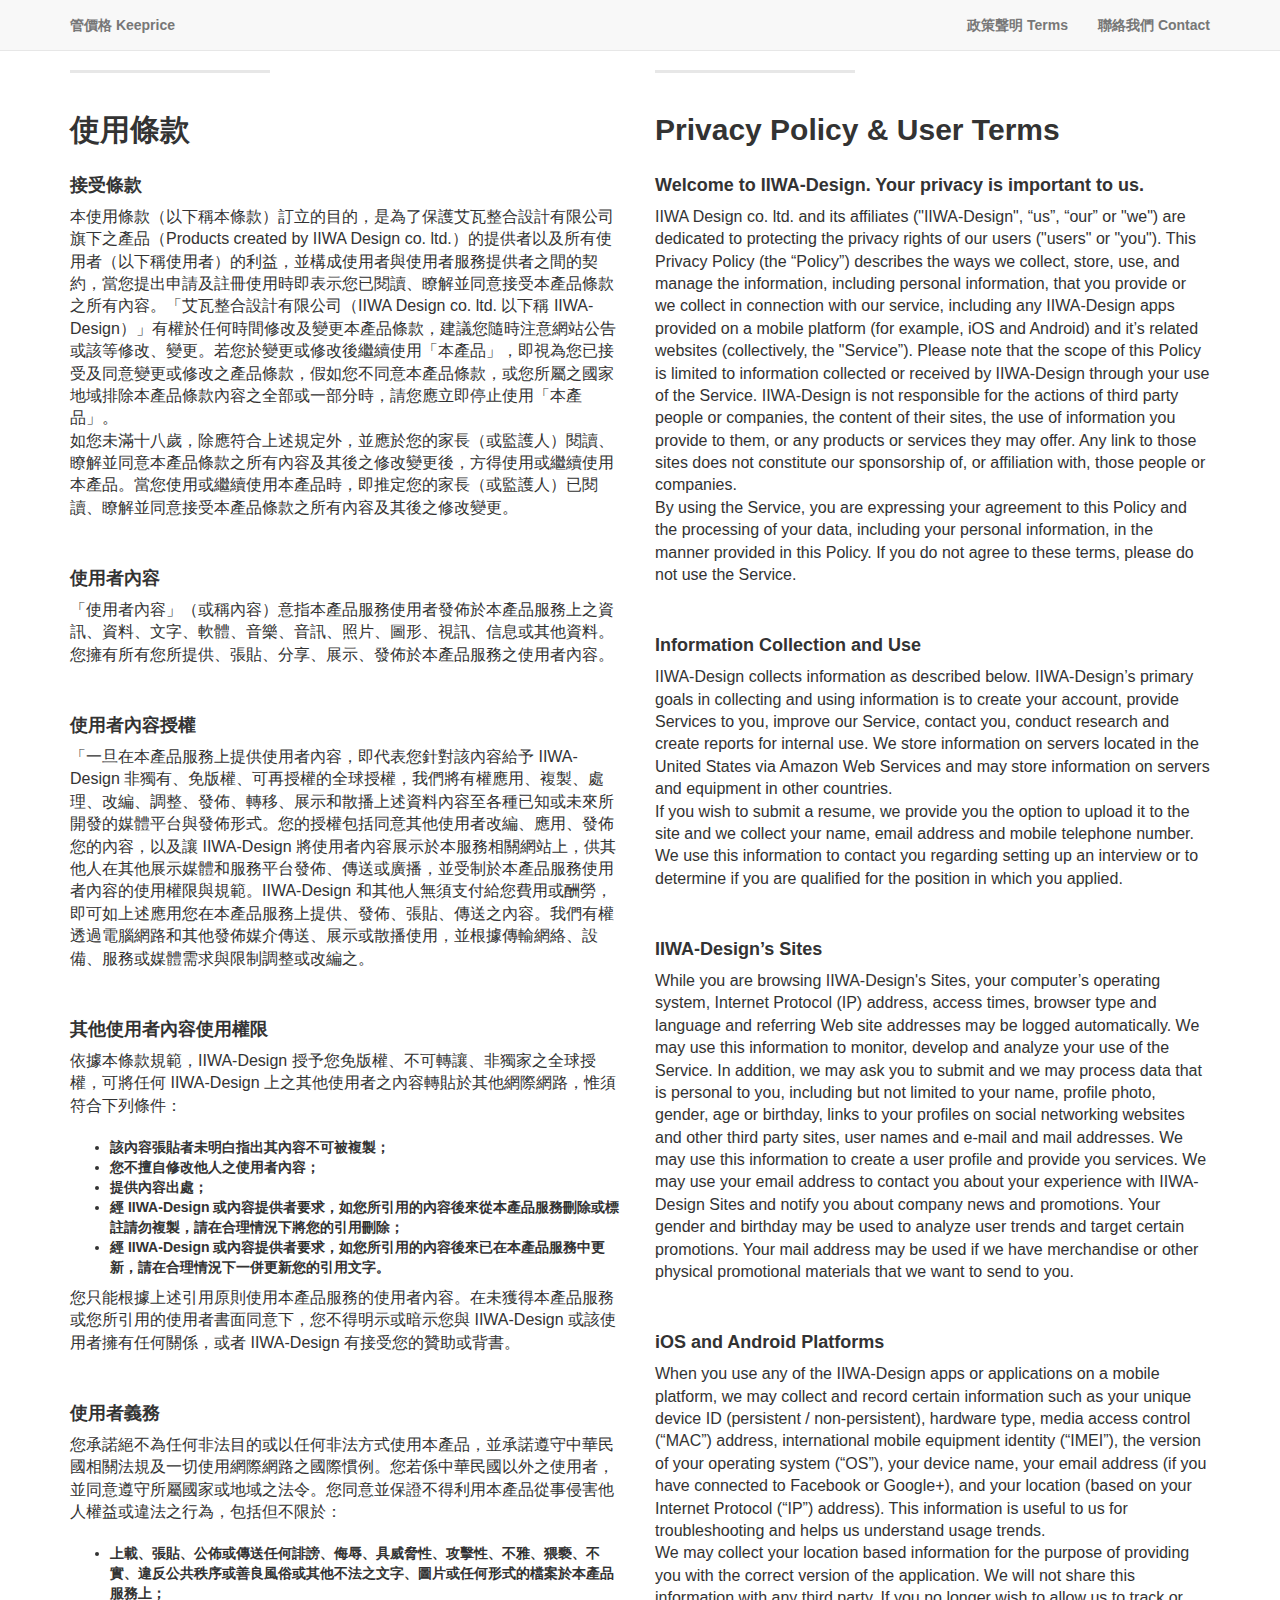
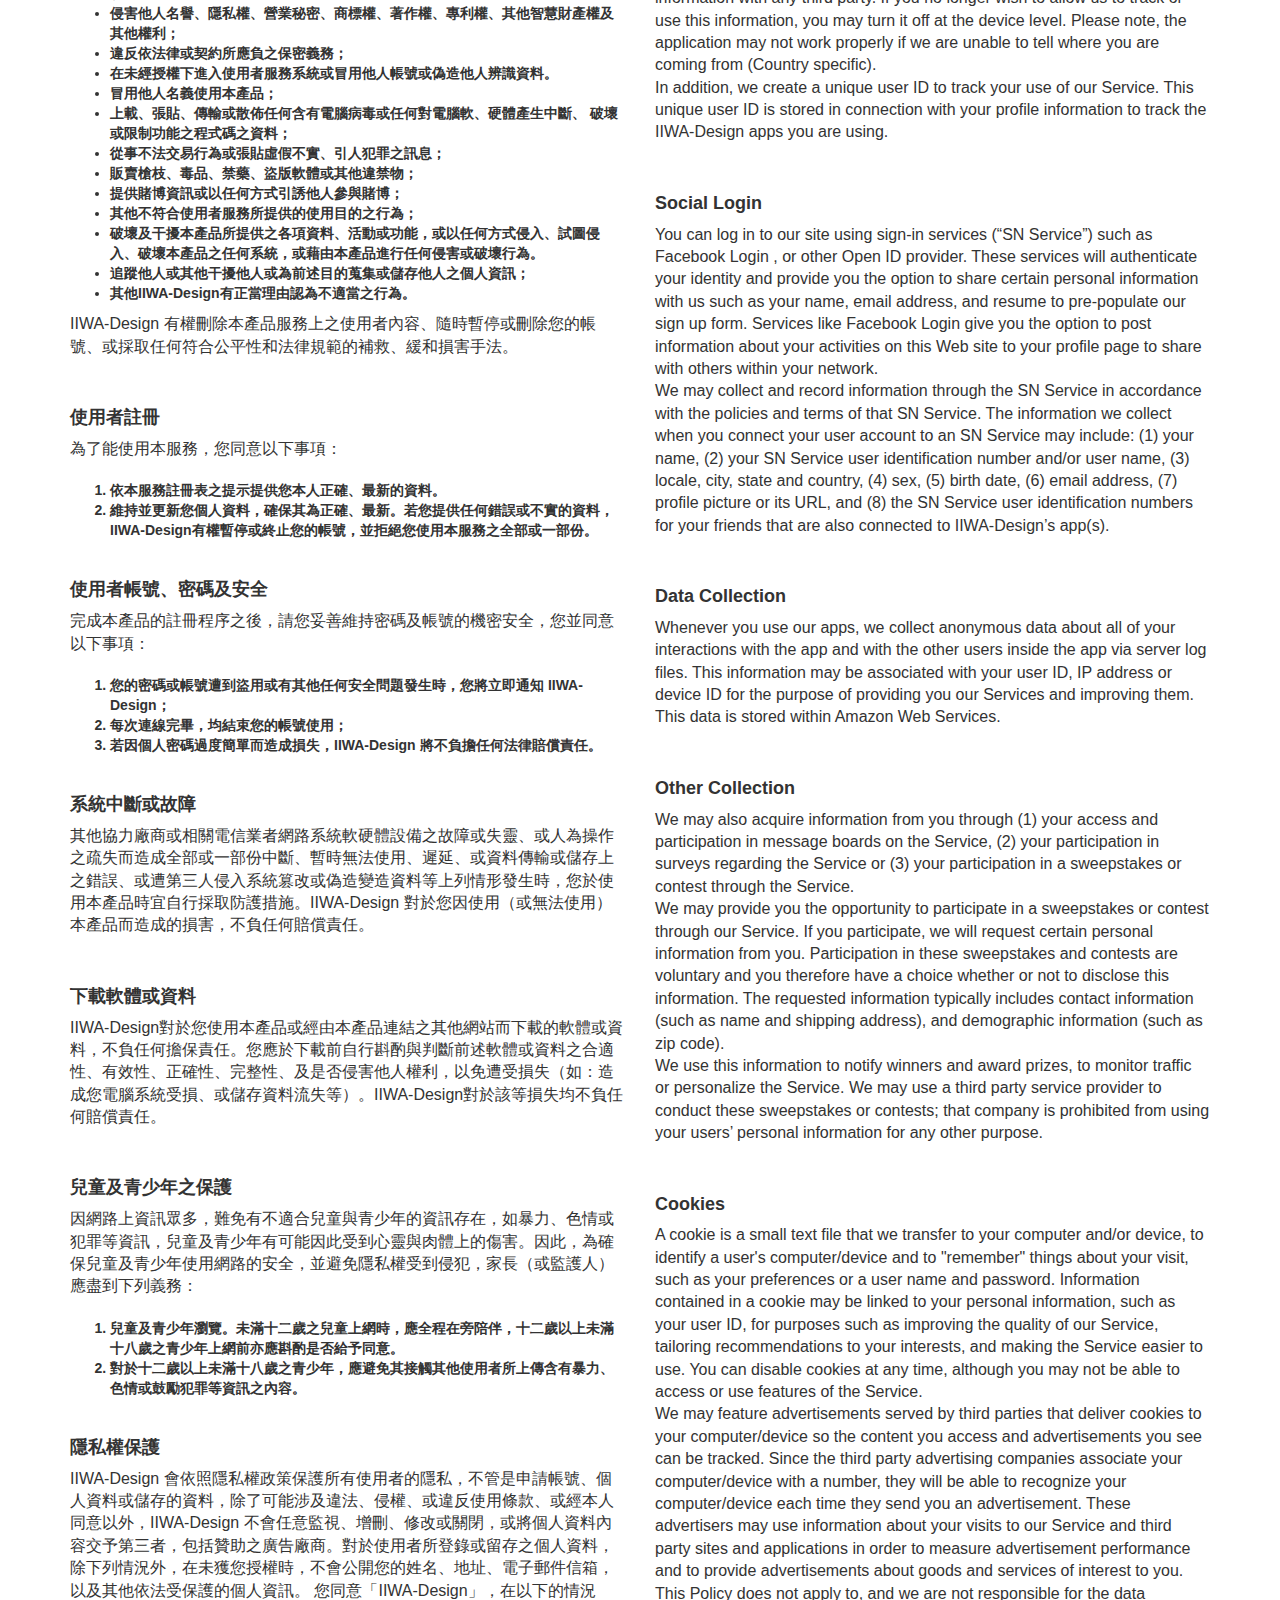
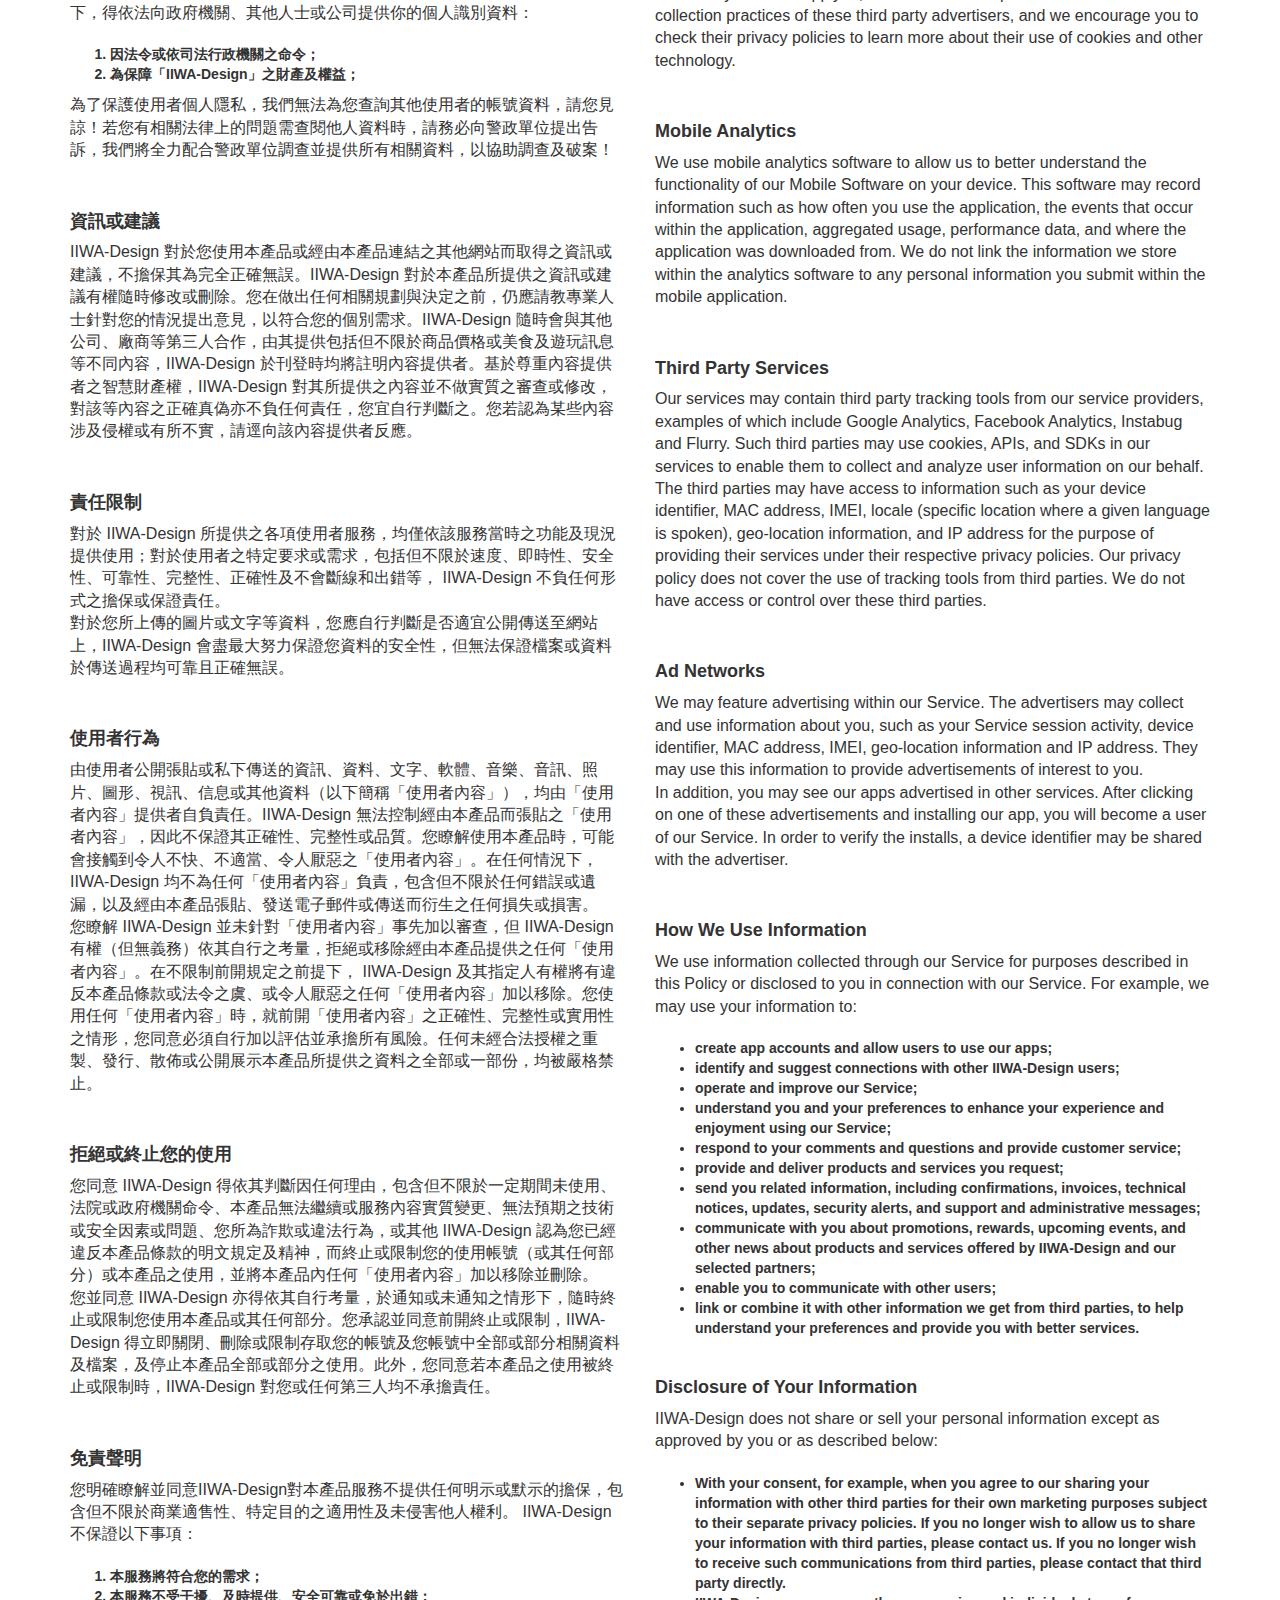
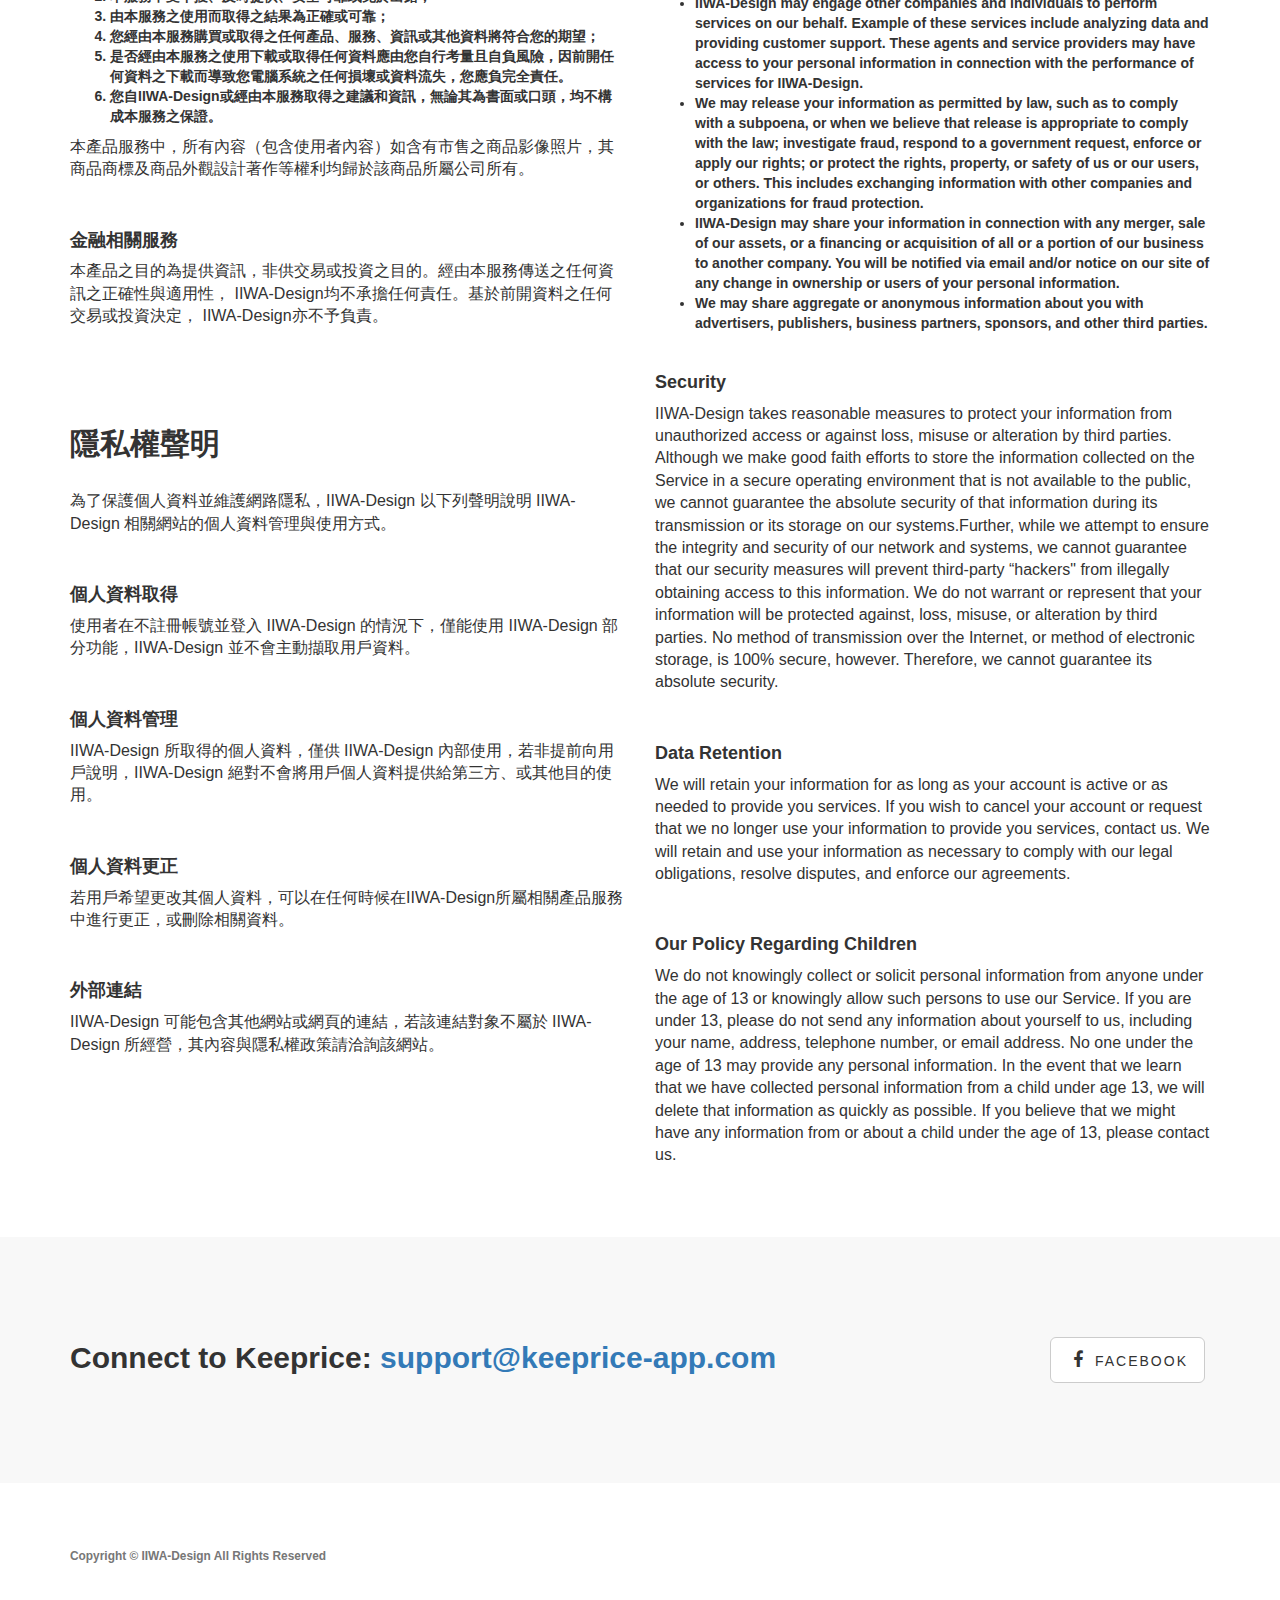
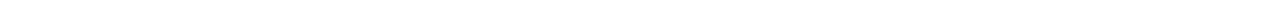
<file: terms.html>
<!DOCTYPE html>
<html lang="en">
<html lang="zh-Hant-TW">

<head>

    <meta charset="utf-8">
    <meta http-equiv="X-UA-Compatible" content="IE=edge,chrome=1">
    <meta name="viewport" content="width=device-width, initial-scale=1">
    <meta name="description" content="keeprice隱私政策及使用者規範">
    <meta name="author" content="iiwa-design">

    <title>Privacy Policy &amp; User Terms 使用者條款及隱私權政策 | IIWA-Design艾瓦整合設計</title>

    <!-- Bootstrap Core CSS -->
    <link href="css/bootstrap.min.css" rel="stylesheet">

    <!-- Custom CSS -->
    <link href="css/terms.css" rel="stylesheet">

    <!-- Custom Fonts -->
    <link href="font-awesome/css/font-awesome.min.css" rel="stylesheet" type="text/css">
    <link href="http://fonts.googleapis.com/css?family=Lato:300,400,700,300italic,400italic,700italic" rel="stylesheet" type="text/css">

    <!-- HTML5 Shim and Respond.js IE8 support of HTML5 elements and media queries -->
    <!-- WARNING: Respond.js doesn't work if you view the page via file:// -->
    <!--[if lt IE 9]>
        <script src="https://oss.maxcdn.com/libs/html5shiv/3.7.0/html5shiv.js"></script>
        <script src="https://oss.maxcdn.com/libs/respond.js/1.4.2/respond.min.js"></script>
    <![endif]-->

</head>

<body>

    <!-- Navigation -->
    <nav class="navbar navbar-default navbar-fixed-top topnav" role="navigation">
        <div class="container topnav">
            <!-- Brand and toggle get grouped for better mobile display -->
            <div class="navbar-header">
                <button type="button" class="navbar-toggle" data-toggle="collapse" data-target="#bs-example-navbar-collapse-1">
                    <span class="sr-only">Toggle navigation</span>
                    <span class="icon-bar"></span>
                    <span class="icon-bar"></span>
                    <span class="icon-bar"></span>
                </button>
                <a class="navbar-brand topnav" href="http://landing-page.keeprice-app.com">管價格 Keeprice</a>
            </div>
            <!-- Collect the nav links, forms, and other content for toggling -->
            <div class="collapse navbar-collapse" id="bs-example-navbar-collapse-1">
                <ul class="nav navbar-nav navbar-right">
                    <li>
                        <a href="#terms">政策聲明 Terms</a>
                    </li>
                    <li>
                        <a href="#contact">聯絡我們 Contact</a>
                    </li>
                </ul>
            </div>
            <!-- /.navbar-collapse -->
        </div>
        <!-- /.container -->
    </nav>


    <!-- Page Content -->

	<a name="terms"></a>
    <div class="content-section-a">

        <div class="container">
            <div class="row">
                <div class="col-lg-6 col-sm-6">
                    <hr class="section-heading-spacer">
                    <div class="clearfix"></div>
                    <h2 class="section-heading">使用條款</h2>
                    <h4 class="section-subtitle">接受條款</h4>
                    <p class="lead">本使用條款（以下稱本條款）訂立的目的，是為了保護艾瓦整合設計有限公司旗下之產品（Products created by IIWA Design co. ltd.）的提供者以及所有使用者（以下稱使用者）的利益，並構成使用者與使用者服務提供者之間的契約，當您提出申請及註冊使用時即表示您已閱讀、瞭解並同意接受本產品條款之所有內容。「艾瓦整合設計有限公司（IIWA Design co. ltd. 以下稱 IIWA-Design）」有權於任何時間修改及變更本產品條款，建議您隨時注意網站公告或該等修改、變更。若您於變更或修改後繼續使用「本產品」，即視為您已接受及同意變更或修改之產品條款，假如您不同意本產品條款，或您所屬之國家地域排除本產品條款內容之全部或一部分時，請您應立即停止使用「本產品」。
                    <br>
                    如您未滿十八歲，除應符合上述規定外，並應於您的家長（或監護人）閱讀、瞭解並同意本產品條款之所有內容及其後之修改變更後，方得使用或繼續使用本產品。當您使用或繼續使用本產品時，即推定您的家長（或監護人）已閱讀、瞭解並同意接受本產品條款之所有內容及其後之修改變更。
                    </p>
                    <br>
                    <h4 class="section-subtitle">使用者內容</h4>
                    <p class="lead">
                    「使用者內容」（或稱內容）意指本產品服務使用者發佈於本產品服務上之資訊、資料、文字、軟體、音樂、音訊、照片、圖形、視訊、信息或其他資料。您擁有所有您所提供、張貼、分享、展示、發佈於本產品服務之使用者內容。
                    </p>
                    <br>
                    <h4 class="section-subtitle">使用者內容授權</h4>
                    <p class="lead">
                    「一旦在本產品服務上提供使用者內容，即代表您針對該內容給予 IIWA-Design 非獨有、免版權、可再授權的全球授權，我們將有權應用、複製、處理、改編、調整、發佈、轉移、展示和散播上述資料內容至各種已知或未來所開發的媒體平台與發佈形式。您的授權包括同意其他使用者改編、應用、發佈您的內容，以及讓 IIWA-Design 將使用者內容展示於本服務相關網站上，供其他人在其他展示媒體和服務平台發佈、傳送或廣播，並受制於本產品服務使用者內容的使用權限與規範。IIWA-Design 和其他人無須支付給您費用或酬勞，即可如上述應用您在本產品服務上提供、發佈、張貼、傳送之內容。我們有權透過電腦網路和其他發佈媒介傳送、展示或散播使用，並根據傳輸網絡、設備、服務或媒體需求與限制調整或改編之。
                    </p>
                    <br>
                    <h4 class="section-subtitle">其他使用者內容使用權限</h4>
                    <p class="lead">
                    依據本條款規範，IIWA-Design 授予您免版權、不可轉讓、非獨家之全球授權，可將任何 IIWA-Design 上之其他使用者之內容轉貼於其他網際網路，惟須符合下列條件：
                    </p>
                    <ul>
                        <li>該內容張貼者未明白指出其內容不可被複製；</li>
                        <li>您不擅自修改他人之使用者內容；</li>
                        <li>提供內容出處；</li>
                        <li>經 IIWA-Design 或內容提供者要求，如您所引用的內容後來從本產品服務刪除或標註請勿複製，請在合理情況下將您的引用刪除；</li>
                        <li>經 IIWA-Design 或內容提供者要求，如您所引用的內容後來已在本產品服務中更新，請在合理情況下一併更新您的引用文字。</li>
                    </ul>
                    <p class="lead">
                    您只能根據上述引用原則使用本產品服務的使用者內容。在未獲得本產品服務或您所引用的使用者書面同意下，您不得明示或暗示您與 IIWA-Design 或該使用者擁有任何關係，或者 IIWA-Design 有接受您的贊助或背書。
                    </p>
                    <br>
                    <h4 class="section-subtitle">使用者義務</h4>
                    <p class="lead">
                    您承諾絕不為任何非法目的或以任何非法方式使用本產品，並承諾遵守中華民國相關法規及一切使用網際網路之國際慣例。您若係中華民國以外之使用者，並同意遵守所屬國家或地域之法令。您同意並保證不得利用本產品從事侵害他人權益或違法之行為，包括但不限於：
                    </p>
                    <ul>
                        <li>上載、張貼、公佈或傳送任何誹謗、侮辱、具威脅性、攻擊性、不雅、猥褻、不實、違反公共秩序或善良風俗或其他不法之文字、圖片或任何形式的檔案於本產品服務上；</li>
                        <li>侵害他人名譽、隱私權、營業秘密、商標權、著作權、專利權、其他智慧財產權及其他權利；</li>
                        <li>違反依法律或契約所應負之保密義務；</li>
                        <li>在未經授權下進入使用者服務系統或冒用他人帳號或偽造他人辨識資料。</li>
                        <li>冒用他人名義使用本產品；</li>
                        <li>上載、張貼、傳輸或散佈任何含有電腦病毒或任何對電腦軟、硬體產生中斷、 破壞或限制功能之程式碼之資料；</li>
                        <li>從事不法交易行為或張貼虛假不實、引人犯罪之訊息；</li>
                        <li>販賣槍枝、毒品、禁藥、盜版軟體或其他違禁物；</li>
                        <li>提供賭博資訊或以任何方式引誘他人參與賭博；</li>
                        <li>其他不符合使用者服務所提供的使用目的之行為；</li>
                        <li>破壞及干擾本產品所提供之各項資料、活動或功能，或以任何方式侵入、試圖侵入、破壞本產品之任何系統，或藉由本產品進行任何侵害或破壞行為。</li>
                        <li> 追蹤他人或其他干擾他人或為前述目的蒐集或儲存他人之個人資訊；</li>
                        <li> 其他IIWA-Design有正當理由認為不適當之行為。</li>
                    </ul>
                    <p class="lead">
                    IIWA-Design 有權刪除本產品服務上之使用者內容、隨時暫停或刪除您的帳號、或採取任何符合公平性和法律規範的補救、緩和損害手法。
                    </p>
                    <br>
                    <h4 class="section-subtitle">使用者註冊</h4>
                    <p class="lead">
                    為了能使用本服務，您同意以下事項：
                    </p>
                    <ol>
                        <li>依本服務註冊表之提示提供您本人正確、最新的資料。</li>
                        <li>維持並更新您個人資料，確保其為正確、最新。若您提供任何錯誤或不實的資料， IIWA-Design有權暫停或終止您的帳號，並拒絕您使用本服務之全部或一部份。</li>
                    </ol>
                    <br>
                    <h4 class="section-subtitle">使用者帳號、密碼及安全</h4>
                    <p class="lead">
                    完成本產品的註冊程序之後，請您妥善維持密碼及帳號的機密安全，您並同意以下事項：
                    </p>
                    <ol>
                        <li> 您的密碼或帳號遭到盜用或有其他任何安全問題發生時，您將立即通知 IIWA-Design；</li>
                        <li> 每次連線完畢，均結束您的帳號使用；</li>
                        <li> 若因個人密碼過度簡單而造成損失，IIWA-Design 將不負擔任何法律賠償責任。</li>
                    </ol>
                    <br>
                    <h4 class="section-subtitle">系統中斷或故障</h4>
                    <p class="lead">
                    其他協力廠商或相關電信業者網路系統軟硬體設備之故障或失靈、或人為操作之疏失而造成全部或一部份中斷、暫時無法使用、遲延、或資料傳輸或儲存上之錯誤、或遭第三人侵入系統篡改或偽造變造資料等上列情形發生時，您於使用本產品時宜自行採取防護措施。IIWA-Design 對於您因使用（或無法使用）本產品而造成的損害，不負任何賠償責任。
                    </p>
                    <br>
                    <h4 class="section-subtitle">下載軟體或資料</h4>
                    <p class="lead">
                    IIWA-Design對於您使用本產品或經由本產品連結之其他網站而下載的軟體或資料，不負任何擔保責任。您應於下載前自行斟酌與判斷前述軟體或資料之合適性、有效性、正確性、完整性、及是否侵害他人權利，以免遭受損失（如：造成您電腦系統受損、或儲存資料流失等）。IIWA-Design對於該等損失均不負任何賠償責任。
                    </p>
                    <br>
                    <h4 class="section-subtitle">兒童及青少年之保護</h4>
                    <p class="lead">
                    因網路上資訊眾多，難免有不適合兒童與青少年的資訊存在，如暴力、色情或犯罪等資訊，兒童及青少年有可能因此受到心靈與肉體上的傷害。因此，為確保兒童及青少年使用網路的安全，並避免隱私權受到侵犯，家長（或監護人）應盡到下列義務：
                    </p>
                    <ol>
                        <li>兒童及青少年瀏覽。未滿十二歲之兒童上網時，應全程在旁陪伴，十二歲以上未滿十八歲之青少年上網前亦應斟酌是否給予同意。</li>
                        <li>對於十二歲以上未滿十八歲之青少年，應避免其接觸其他使用者所上傳含有暴力、色情或鼓勵犯罪等資訊之內容。</li>
                    </ol>
                    <br>
                    <h4 class="section-subtitle">隱私權保護</h4>
                    <p class="lead">
                    IIWA-Design 會依照隱私權政策保護所有使用者的隱私，不管是申請帳號、個人資料或儲存的資料，除了可能涉及違法、侵權、或違反使用條款、或經本人同意以外，IIWA-Design 不會任意監視、增刪、修改或關閉，或將個人資料內容交予第三者，包括贊助之廣告廠商。對於使用者所登錄或留存之個人資料，除下列情況外，在未獲您授權時，不會公開您的姓名、地址、電子郵件信箱，以及其他依法受保護的個人資訊。 您同意「IIWA-Design」，在以下的情況下，得依法向政府機關、其他人士或公司提供你的個人識別資料：
                    </p>
                    <ol>
                        <li> 因法令或依司法行政機關之命令；</li>
                        <li> 為保障「IIWA-Design」之財產及權益；</li>
                    </ol>
                    <p class="lead">
                    為了保護使用者個人隱私，我們無法為您查詢其他使用者的帳號資料，請您見諒！若您有相關法律上的問題需查閱他人資料時，請務必向警政單位提出告訴，我們將全力配合警政單位調查並提供所有相關資料，以協助調查及破案！
                    </p>
                    <br>
                    <h4 class="section-subtitle">資訊或建議</h4>
                    <p class="lead">
                    IIWA-Design 對於您使用本產品或經由本產品連結之其他網站而取得之資訊或建議，不擔保其為完全正確無誤。IIWA-Design 對於本產品所提供之資訊或建議有權隨時修改或刪除。您在做出任何相關規劃與決定之前，仍應請教專業人士針對您的情況提出意見，以符合您的個別需求。IIWA-Design 隨時會與其他公司、廠商等第三人合作，由其提供包括但不限於商品價格或美食及遊玩訊息等不同內容，IIWA-Design 於刊登時均將註明內容提供者。基於尊重內容提供者之智慧財產權，IIWA-Design 對其所提供之內容並不做實質之審查或修改，對該等內容之正確真偽亦不負任何責任，您宜自行判斷之。您若認為某些內容涉及侵權或有所不實，請逕向該內容提供者反應。
                    </p>
                    <br>
                    <h4 class="section-subtitle">責任限制</h4>
                    <p class="lead">
                    對於 IIWA-Design 所提供之各項使用者服務，均僅依該服務當時之功能及現況提供使用；對於使用者之特定要求或需求，包括但不限於速度、即時性、安全性、可靠性、完整性、正確性及不會斷線和出錯等， IIWA-Design 不負任何形式之擔保或保證責任。
                    <br>
                    對於您所上傳的圖片或文字等資料，您應自行判斷是否適宜公開傳送至網站上，IIWA-Design 會盡最大努力保證您資料的安全性，但無法保證檔案或資料於傳送過程均可靠且正確無誤。
                    </p>
                    <br>
                    <h4 class="section-subtitle">使用者行為</h4>
                    <p class="lead">
                    由使用者公開張貼或私下傳送的資訊、資料、文字、軟體、音樂、音訊、照片、圖形、視訊、信息或其他資料（以下簡稱「使用者內容」），均由「使用者內容」提供者自負責任。IIWA-Design 無法控制經由本產品而張貼之「使用者內容」，因此不保證其正確性、完整性或品質。您瞭解使用本產品時，可能會接觸到令人不快、不適當、令人厭惡之「使用者內容」。在任何情況下，IIWA-Design 均不為任何「使用者內容」負責，包含但不限於任何錯誤或遺漏，以及經由本產品張貼、發送電子郵件或傳送而衍生之任何損失或損害。
                    <br>
                    您瞭解 IIWA-Design 並未針對「使用者內容」事先加以審查，但 IIWA-Design 有權（但無義務）依其自行之考量，拒絕或移除經由本產品提供之任何「使用者內容」。在不限制前開規定之前提下， IIWA-Design 及其指定人有權將有違反本產品條款或法令之虞、或令人厭惡之任何「使用者內容」加以移除。您使用任何「使用者內容」時，就前開「使用者內容」之正確性、完整性或實用性之情形，您同意必須自行加以評估並承擔所有風險。任何未經合法授權之重製、發行、散佈或公開展示本產品所提供之資料之全部或一部份，均被嚴格禁止。
                    </p>
                    <br>
                    <h4 class="section-subtitle">拒絕或終止您的使用</h4>
                    <p class="lead">
                    您同意 IIWA-Design 得依其判斷因任何理由，包含但不限於一定期間未使用、法院或政府機關命令、本產品無法繼續或服務內容實質變更、無法預期之技術或安全因素或問題、您所為詐欺或違法行為，或其他 IIWA-Design 認為您已經違反本產品條款的明文規定及精神，而終止或限制您的使用帳號（或其任何部分）或本產品之使用，並將本產品內任何「使用者內容」加以移除並刪除。
                    <br>
                    您並同意 IIWA-Design 亦得依其自行考量，於通知或未通知之情形下，隨時終止或限制您使用本產品或其任何部分。您承認並同意前開終止或限制，IIWA-Design 得立即關閉、刪除或限制存取您的帳號及您帳號中全部或部分相關資料及檔案，及停止本產品全部或部分之使用。此外，您同意若本產品之使用被終止或限制時，IIWA-Design 對您或任何第三人均不承擔責任。
                    </p>
                    <br>
                    <h4 class="section-subtitle">免責聲明</h4>
                    <p class="lead">
                    您明確瞭解並同意IIWA-Design對本產品服務不提供任何明示或默示的擔保，包含但不限於商業適售性、特定目的之適用性及未侵害他人權利。 IIWA-Design 不保證以下事項：</p>
                    <ol>
                    <li>本服務將符合您的需求；</li>
                    <li>本服務不受干擾、及時提供、安全可靠或免於出錯；</li>
                    <li>由本服務之使用而取得之結果為正確或可靠；</li>
                    <li>您經由本服務購買或取得之任何產品、服務、資訊或其他資料將符合您的期望；</li>
                    <li>是否經由本服務之使用下載或取得任何資料應由您自行考量且自負風險，因前開任何資料之下載而導致您電腦系統之任何損壞或資料流失，您應負完全責任。</li>
                    <li>您自IIWA-Design或經由本服務取得之建議和資訊，無論其為書面或口頭，均不構成本服務之保證。</li>
                    </ol>
                    <p class="lead">
                    本產品服務中，所有內容（包含使用者內容）如含有市售之商品影像照片，其商品商標及商品外觀設計著作等權利均歸於該商品所屬公司所有。
                    </p>
                    <br>
                    <h4 class="section-subtitle">金融相關服務</h4>
                    <p class="lead">
                    本產品之目的為提供資訊，非供交易或投資之目的。經由本服務傳送之任何資訊之正確性與適用性， IIWA-Design均不承擔任何責任。基於前開資料之任何交易或投資決定， IIWA-Design亦不予負責。
                    </p>
                    <br>
                    <br>
                    <br>
                    <h2 class="section-heading">隱私權聲明</h2>
                    <p class="lead">
                    為了保護個人資料並維護網路隱私，IIWA-Design 以下列聲明說明 IIWA-Design 相關網站的個人資料管理與使用方式。
                    </p>
                    <br>
                    <h4 class="section-subtitle">個人資料取得</h4>
                    <p class="lead">
                    使用者在不註冊帳號並登入 IIWA-Design 的情況下，僅能使用 IIWA-Design 部分功能，IIWA-Design 並不會主動擷取用戶資料。
                    </p>
                    <br>
                    <h4 class="section-subtitle">個人資料管理</h4>
                    <p class="lead">
                    IIWA-Design 所取得的個人資料，僅供 IIWA-Design 內部使用，若非提前向用戶說明，IIWA-Design 絕對不會將用戶個人資料提供給第三方、或其他目的使用。
                    </p>
                    <br>
                    <h4 class="section-subtitle">個人資料更正</h4>
                    <p class="lead">
                    若用戶希望更改其個人資料，可以在任何時候在IIWA-Design所屬相關產品服務中進行更正，或刪除相關資料。
                    </p>
                    <br>
                    <h4 class="section-subtitle">外部連結</h4>
                    <p class="lead">
                    IIWA-Design 可能包含其他網站或網頁的連結，若該連結對象不屬於 IIWA-Design 所經營，其內容與隱私權政策請洽詢該網站。
                    </p>

                </div>

                <div class="col-lg-6 col-sm-6">
                    <hr class="section-heading-spacer">
                    <div class="clearfix"></div>
                    <h2 class="section-heading">Privacy Policy &amp; User Terms</h2>
                    <h4 class="section-subtitle">Welcome to IIWA-Design. Your privacy is important to us.</h4>
                    <p class="lead">IIWA Design co. ltd. and its affiliates ("IIWA-Design", “us”, “our” or "we") are dedicated to protecting the privacy rights of our users ("users" or "you"). This Privacy Policy (the “Policy”) describes the ways we collect, store, use, and manage the information, including personal information, that you provide or we collect in connection with our service, including any IIWA-Design apps provided on a mobile platform (for example, iOS and Android) and it’s related websites (collectively, the "Service”). Please note that the scope of this Policy is limited to information collected or received by IIWA-Design through your use of the Service. IIWA-Design is not responsible for the actions of third party people or companies, the content of their sites, the use of information you provide to them, or any products or services they may offer. Any link to those sites does not constitute our sponsorship of, or affiliation with, those people or companies.
                    <br>
                    By using the Service, you are expressing your agreement to this Policy and the processing of your data, including your personal information, in the manner provided in this Policy. If you do not agree to these terms, please do not use the Service.
                    </p>
                    <br>
                    <h4 class="section-subtitle">Information Collection and Use</h4>
                    <p class="lead">
                    IIWA-Design collects information as described below. IIWA-Design’s primary goals in collecting and using information is to create your account, provide Services to you, improve our Service, contact you, conduct research and create reports for internal use. We store information on servers located in the United States via Amazon Web Services and may store information on servers and equipment in other countries.
                    <br>
                    If you wish to submit a resume, we provide you the option to upload it to the site and we collect your name, email address and mobile telephone number. We use this information to contact you regarding setting up an interview or to determine if you are qualified for the position in which you applied.
                    </p>
                    <br>
                    <h4 class="section-subtitle">IIWA-Design’s Sites</h4>
                    <p class="lead">
                    While you are browsing IIWA-Design's Sites, your computer’s operating system, Internet Protocol (IP) address, access times, browser type and language and referring Web site addresses may be logged automatically. We may use this information to monitor, develop and analyze your use of the Service. In addition, we may ask you to submit and we may process data that is personal to you, including but not limited to your name, profile photo, gender, age or birthday, links to your profiles on social networking websites and other third party sites, user names and e-mail and mail addresses. We may use this information to create a user profile and provide you services. We may use your email address to contact you about your experience with IIWA-Design Sites and notify you about company news and promotions. Your gender and birthday may be used to analyze user trends and target certain promotions. Your mail address may be used if we have merchandise or other physical promotional materials that we want to send to you.
                    </p>
                    <br>
                    <h4 class="section-subtitle">iOS and Android Platforms</h4>
                    <p class="lead">
                    When you use any of the IIWA-Design apps or applications on a mobile platform, we may collect and record certain information such as your unique device ID (persistent / non-persistent), hardware type, media access control (“MAC”) address, international mobile equipment identity (“IMEI”), the version of your operating system (“OS”), your device name, your email address (if you have connected to Facebook or Google+), and your location (based on your Internet Protocol (“IP”) address). This information is useful to us for troubleshooting and helps us understand usage trends.
                    <br>
                    We may collect your location based information for the purpose of providing you with the correct version of the application. We will not share this information with any third party. If you no longer wish to allow us to track or use this information, you may turn it off at the device level. Please note, the application may not work properly if we are unable to tell where you are coming from (Country specific).
                    <br>
                    In addition, we create a unique user ID to track your use of our Service. This unique user ID is stored in connection with your profile information to track the IIWA-Design apps you are using.
                    </p>
                    <br>
                    <h4 class="section-subtitle">Social Login</h4>
                    <p class="lead">
                    You can log in to our site using sign-in services (“SN Service”) such as Facebook Login , or other Open ID provider. These services will authenticate your identity and provide you the option to share certain personal information with us such as your name, email address, and resume to pre-populate our sign up form. Services like Facebook Login give you the option to post information about your activities on this Web site to your profile page to share with others within your network.
                    <br>
                    We may collect and record information through the SN Service in accordance with the policies and terms of that SN Service. The information we collect when you connect your user account to an SN Service may include: (1) your name, (2) your SN Service user identification number and/or user name, (3) locale, city, state and country, (4) sex, (5) birth date, (6) email address, (7) profile picture or its URL, and (8) the SN Service user identification numbers for your friends that are also connected to IIWA-Design’s app(s).
                    </p>
                    <br>
                    <h4 class="section-subtitle">Data Collection</h4>
                    <p class="lead">
                    Whenever you use our apps, we collect anonymous data about all of your interactions with the app and with the other users inside the app via server log files. This information may be associated with your user ID, IP address or device ID for the purpose of providing you our Services and improving them. This data is stored within Amazon Web Services.
                    </p>
                    <br>
                    <h4 class="section-subtitle">Other Collection</h4>
                    <p class="lead">
                    We may also acquire information from you through (1) your access and participation in message boards on the Service, (2) your participation in surveys regarding the Service or (3) your participation in a sweepstakes or contest through the Service.
                    <br>
                    We may provide you the opportunity to participate in a sweepstakes or contest through our Service. If you participate, we will request certain personal information from you. Participation in these sweepstakes and contests are voluntary and you therefore have a choice whether or not to disclose this information. The requested information typically includes contact information (such as name and shipping address), and demographic information (such as zip code).
                    <br>
                    We use this information to notify winners and award prizes, to monitor traffic or personalize the Service. We may use a third party service provider to conduct these sweepstakes or contests; that company is prohibited from using your users’ personal information for any other purpose.
                    </p>
                    <br>
                    <h4 class="section-subtitle">Cookies</h4>
                    <p class="lead">
                    A cookie is a small text file that we transfer to your computer and/or device, to identify a user's computer/device and to "remember" things about your visit, such as your preferences or a user name and password. Information contained in a cookie may be linked to your personal information, such as your user ID, for purposes such as improving the quality of our Service, tailoring recommendations to your interests, and making the Service easier to use. You can disable cookies at any time, although you may not be able to access or use features of the Service.
                    <br>
                    We may feature advertisements served by third parties that deliver cookies to your computer/device so the content you access and advertisements you see can be tracked. Since the third party advertising companies associate your computer/device with a number, they will be able to recognize your computer/device each time they send you an advertisement. These advertisers may use information about your visits to our Service and third party sites and applications in order to measure advertisement performance and to provide advertisements about goods and services of interest to you. This Policy does not apply to, and we are not responsible for the data collection practices of these third party advertisers, and we encourage you to check their privacy policies to learn more about their use of cookies and other technology.
                    </p>
                    <br>
                    <h4 class="section-subtitle">Mobile Analytics</h4>
                    <p class="lead">
                    We use mobile analytics software to allow us to better understand the functionality of our Mobile Software on your device. This software may record information such as how often you use the application, the events that occur within the application, aggregated usage, performance data, and where the application was downloaded from. We do not link the information we store within the analytics software to any personal information you submit within the mobile application.
                    </p>
                    <br>
                    <h4 class="section-subtitle">Third Party Services</h4>
                    <p class="lead">
                    Our services may contain third party tracking tools from our service providers, examples of which include Google Analytics, Facebook Analytics, Instabug and Flurry. Such third parties may use cookies, APIs, and SDKs in our services to enable them to collect and analyze user information on our behalf. The third parties may have access to information such as your device identifier, MAC address, IMEI, locale (specific location where a given language is spoken), geo-location information, and IP address for the purpose of providing their services under their respective privacy policies. Our privacy policy does not cover the use of tracking tools from third parties. We do not have access or control over these third parties.
                    </p>
                    <br>
                    <h4 class="section-subtitle">Ad Networks</h4>
                    <p class="lead">
                    We may feature advertising within our Service. The advertisers may collect and use information about you, such as your Service session activity, device identifier, MAC address, IMEI, geo-location information and IP address. They may use this information to provide advertisements of interest to you.
                    <br>
                    In addition, you may see our apps advertised in other services. After clicking on one of these advertisements and installing our app, you will become a user of our Service. In order to verify the installs, a device identifier may be shared with the advertiser.
                    </p>
                    <br>
                    <h4 class="section-subtitle">How We Use Information</h4>
                    <p class="lead">
                    We use information collected through our Service for purposes described in this Policy or disclosed to you in connection with our Service. For example, we may use your information to:
                    </p>
                        <ul>
                            <li>create app accounts and allow users to use our apps;</li>
                            <li>identify and suggest connections with other IIWA-Design users;</li>
                            <li>operate and improve our Service;</li>
                            <li>understand you and your preferences to enhance your experience and enjoyment using our Service;</li>
                            <li>respond to your comments and questions and provide customer service;</li>
                            <li>provide and deliver products and services you request;</li>
                            <li>send you related information, including confirmations, invoices, technical notices, updates, security alerts, and support and administrative messages;</li>
                            <li>communicate with you about promotions, rewards, upcoming events, and other news about products and services offered by IIWA-Design and our selected partners;</li>
                            <li>enable you to communicate with other users; </li>
                            <li>link or combine it with other information we get from third parties, to help understand your preferences and provide you with better services.</li>
                        </ul>
                    <br>
                    <h4 class="section-subtitle">Disclosure of Your Information</h4>
                    <p class="lead">
                    IIWA-Design does not share or sell your personal information except as approved by you or as described below:
                    </p>
                        <ul>
                            <li>With your consent, for example, when you agree to our sharing your information with other third parties for their own marketing purposes subject to their separate privacy policies. If you no longer wish to allow us to share your information with third parties, please contact us. If you no longer wish to receive such communications from third parties, please contact that third party directly.</li>
                            <li>IIWA-Design may engage other companies and individuals to perform services on our behalf. Example of these services include analyzing data and providing customer support. These agents and service providers may have access to your personal information in connection with the performance of services for IIWA-Design.</li>
                            <li>We may release your information as permitted by law, such as to comply with a subpoena, or when we believe that release is appropriate to comply with the law; investigate fraud, respond to a government request, enforce or apply our rights; or protect the rights, property, or safety of us or our users, or others. This includes exchanging information with other companies and organizations for fraud protection.</li>
                            <li>IIWA-Design may share your information in connection with any merger, sale of our assets, or a financing or acquisition of all or a portion of our business to another company. You will be notified via email and/or notice on our site of any change in ownership or users of your personal information.</li>
                            <li>We may share aggregate or anonymous information about you with advertisers, publishers, business partners, sponsors, and other third parties.</li>
                        </ul>
                    <br>
                    <h4 class="section-subtitle">Security</h4>
                    <p class="lead">
                    IIWA-Design takes reasonable measures to protect your information from unauthorized access or against loss, misuse or alteration by third parties.
                    <br>
                    Although we make good faith efforts to store the information collected on the Service in a secure operating environment that is not available to the public, we cannot guarantee the absolute security of that information during its transmission or its storage on our systems.Further, while we attempt to ensure the integrity and security of our network and systems, we cannot guarantee that our security measures will prevent third-party “hackers" from illegally obtaining access to this information. We do not warrant or represent that your information will be protected against, loss, misuse, or alteration by third parties. No method of transmission over the Internet, or method of electronic storage, is 100% secure, however. Therefore, we cannot guarantee its absolute security.
                    </p>
                    <br>
                    <h4 class="section-subtitle">Data Retention</h4>
                    <p class="lead">
                    We will retain your information for as long as your account is active or as needed to provide you services. If you wish to cancel your account or request that we no longer use your information to provide you services, contact us. We will retain and use your information as necessary to comply with our legal obligations, resolve disputes, and enforce our agreements.
                    </p>
                    <br>
                    <h4 class="section-subtitle">Our Policy Regarding Children</h4>
                    <p class="lead">
                    We do not knowingly collect or solicit personal information from anyone under the age of 13 or knowingly allow such persons to use our Service. If you are under 13, please do not send any information about yourself to us, including your name, address, telephone number, or email address. No one under the age of 13 may provide any personal information. In the event that we learn that we have collected personal information from a child under age 13, we will delete that information as quickly as possible. If you believe that we might have any information from or about a child under the age of 13, please contact us.
                    </p>
                </div>
            </div>

        </div>
        <!-- /.container -->

    </div>
    <!-- /.content-section-a -->
   



   <!--
    <div class="content-section-b">

        <div class="container">

            <div class="row">
                <div class="col-lg-5 col-lg-offset-1 col-sm-push-6  col-sm-6">
                    <hr class="section-heading-spacer">
                    <div class="clearfix"></div>
                    <h2 class="section-heading">3D Device Mockups<br>by PSDCovers</h2>
                    <p class="lead">Turn your 2D designs into high quality, 3D product shots in seconds using free Photoshop actions by <a target="_blank" href="http://www.psdcovers.com/">PSDCovers</a>! Visit their website to download some of their awesome, free photoshop actions!</p>
                </div>
                <div class="col-lg-5 col-sm-pull-6  col-sm-6">
                    <img class="img-responsive" src="img/dog.png" alt="">
                </div>
            </div>


        </div>-->
    <!-- /.container -->
    </div>
    <!-- /.content-section-b -->

<!--
    <div class="content-section-a">

        <div class="container">

            <div class="row">
                <div class="col-lg-5 col-sm-6">
                    <hr class="section-heading-spacer">
                    <div class="clearfix"></div>
                    <h2 class="section-heading">Google Web Fonts and<br>Font Awesome Icons</h2>
                    <p class="lead">This template features the 'Lato' font, part of the <a target="_blank" href="http://www.google.com/fonts">Google Web Font library</a>, as well as <a target="_blank" href="http://fontawesome.io">icons from Font Awesome</a>.</p>
                </div>
                <div class="col-lg-5 col-lg-offset-2 col-sm-6">
                    <img class="img-responsive" src="img/phones.png" alt="">
                </div>
            </div>

        </div>-->
        <!-- /.container -->

    </div>
    <!-- /.content-section-a -->



	<a name="contact"></a>
    <div class="banner">

        <div class="container">

            <div class="row">
                <div class="col-lg-10">
                    <span style="font-size:30px">Connect to Keeprice: <a href="mailto:support@keeprice-app.com">support@keeprice-app.com</a></span>
                </div>
                <div class="col-lg-2">
                    <ul class="list-inline banner-social-buttons">
                        <li>
                            <a href="https://www.facebook.com/keepriceapp/" class="btn btn-default btn-lg" target="_blank"><i class="fa fa-facebook fa-fw"><span></i> <span class="network-name">Facebook</span></a>
                        </li>
                    </ul>
                </div>
            </div>

        </div>
        <!-- /.container -->

    </div>
    <!-- /.banner -->

    <!-- Footer -->
    <footer>
        <div class="container">
            <div class="row">
                <div class="col-lg-12">
                    <p class="copyright text-muted small">Copyright &copy; IIWA-Design All Rights Reserved</p>
                </div>
            </div>
        </div>
    </footer>

    <!-- jQuery -->
    <script src="js/jquery.js"></script>

    <!-- Bootstrap Core JavaScript -->
    <script src="js/bootstrap.min.js"></script>

</body>

</html>
</file>
<file: css/terms.css>
/*!
 * Start Bootstrap - Landing Page Bootstrap Theme (http://startbootstrap.com)
 * Code licensed under the Apache License v2.0.
 * For details, see http://www.apache.org/licenses/LICENSE-2.0.
 */



body,
html {
    font-family: inherit,sans-serif;
    width: 100%;
    height: 100%;
}

body,
h1,
h2,
h3,
h4,
h5,
h6 {
    font-family: "Helvetica","Arial","sans-serif";
    font-weight: 700;
}

.topnav {
    font-size: 14px; 
}

.lead {
    font-size: 16px;
    font-weight: 200;
}

.intro-header {
    padding-top: 50px; /* If you're making other pages, make sure there is 50px of padding to make sure the navbar doesn't overlap content! */
    padding-bottom: 50px;
    text-align: center;
    color: #f8f8f8;
    background: url(../img/intro-bg.jpg) no-repeat center center;
    background-size: cover;
}

.intro-message {
    position: relative;
    padding-top: 20%;
    padding-bottom: 20%;
}

.intro-message > h1 {
    margin: 0;
    text-shadow: 2px 2px 3px rgba(0,0,0,0.6);
    font-size: 5em;
}

.intro-divider {
    width: 400px;
    border-top: 1px solid #f8f8f8;
    border-bottom: 1px solid rgba(0,0,0,0.2);
}

.intro-message > h3 {
    text-shadow: 2px 2px 3px rgba(0,0,0,0.6);
}

@media(max-width:767px) {
    .intro-message {
        padding-bottom: 15%;
    }

    .intro-message > h1 {
        font-size: 3em;
    }

    ul.intro-social-buttons > li {
        display: block;
        margin-bottom: 20px;
        padding: 0;
    }

    ul.intro-social-buttons > li:last-child {
        margin-bottom: 0;
    }

    .intro-divider {
        width: 100%;
    }
}

.network-name {
    text-transform: uppercase;
    font-size: 14px;
    font-weight: 400;
    letter-spacing: 2px;
}

.content-section-a {
    padding: 50px 0;
    background-color: #fffs;
}

.content-section-b {
    padding: 50px 0;
    border-top: 1px solid #e7e7e7;
    border-bottom: 1px solid #e7e7e7;
}

.section-heading {
    margin-bottom: 30px;
}

.section-heading-spacer {
    float: left;
    width: 200px;
    border-top: 3px solid #e7e7e7;
}

.banner {
    padding: 100px 0;
    color: #333;
    background-color:#f8f8f8; 
    background-size: cover;
}

.banner h2 {
    margin: 0;
    text-shadow: 2px 2px 3px rgba(0,0,0,0.6);
    font-size: 3em;
}

.banner ul {
    margin-bottom: 0;
}

.banner-social-buttons {
    float: right;
    margin-top: 0;
}

@media(max-width:1199px) {
    ul.banner-social-buttons {
        float: left;
        margin-top: 15px;
    }
}

@media(max-width:767px) {
    .banner h2 {
        margin: 0;
        text-shadow: 2px 2px 3px rgba(0,0,0,0.6);
        font-size: 3em;
    }

    ul.banner-social-buttons > li {
        display: block;
        margin-bottom: 20px;
        padding: 0;
    }

    ul.banner-social-buttons > li:last-child {
        margin-bottom: 0;
    }
}

footer {
    padding: 50px 0;
    background-color: #fff;
}

p.copyright {
    margin: 15px 0 0;
}
</file>
